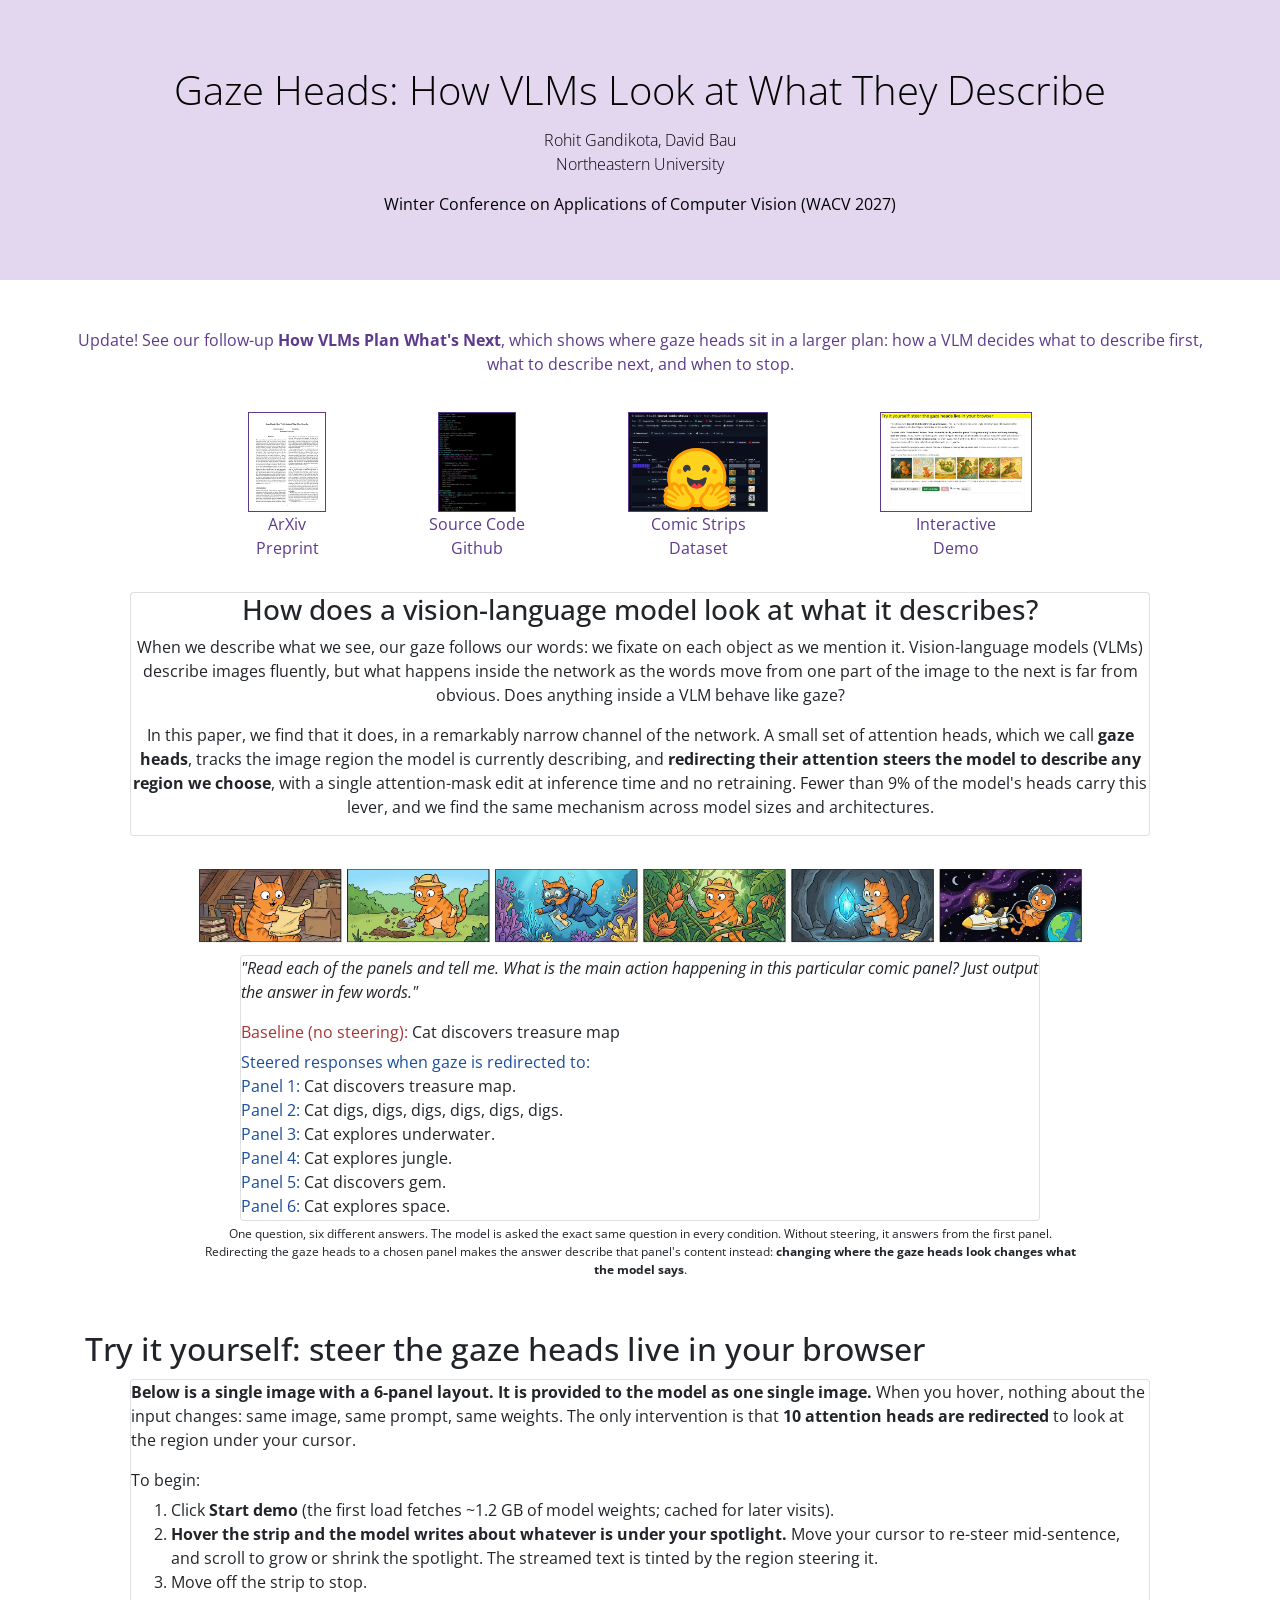
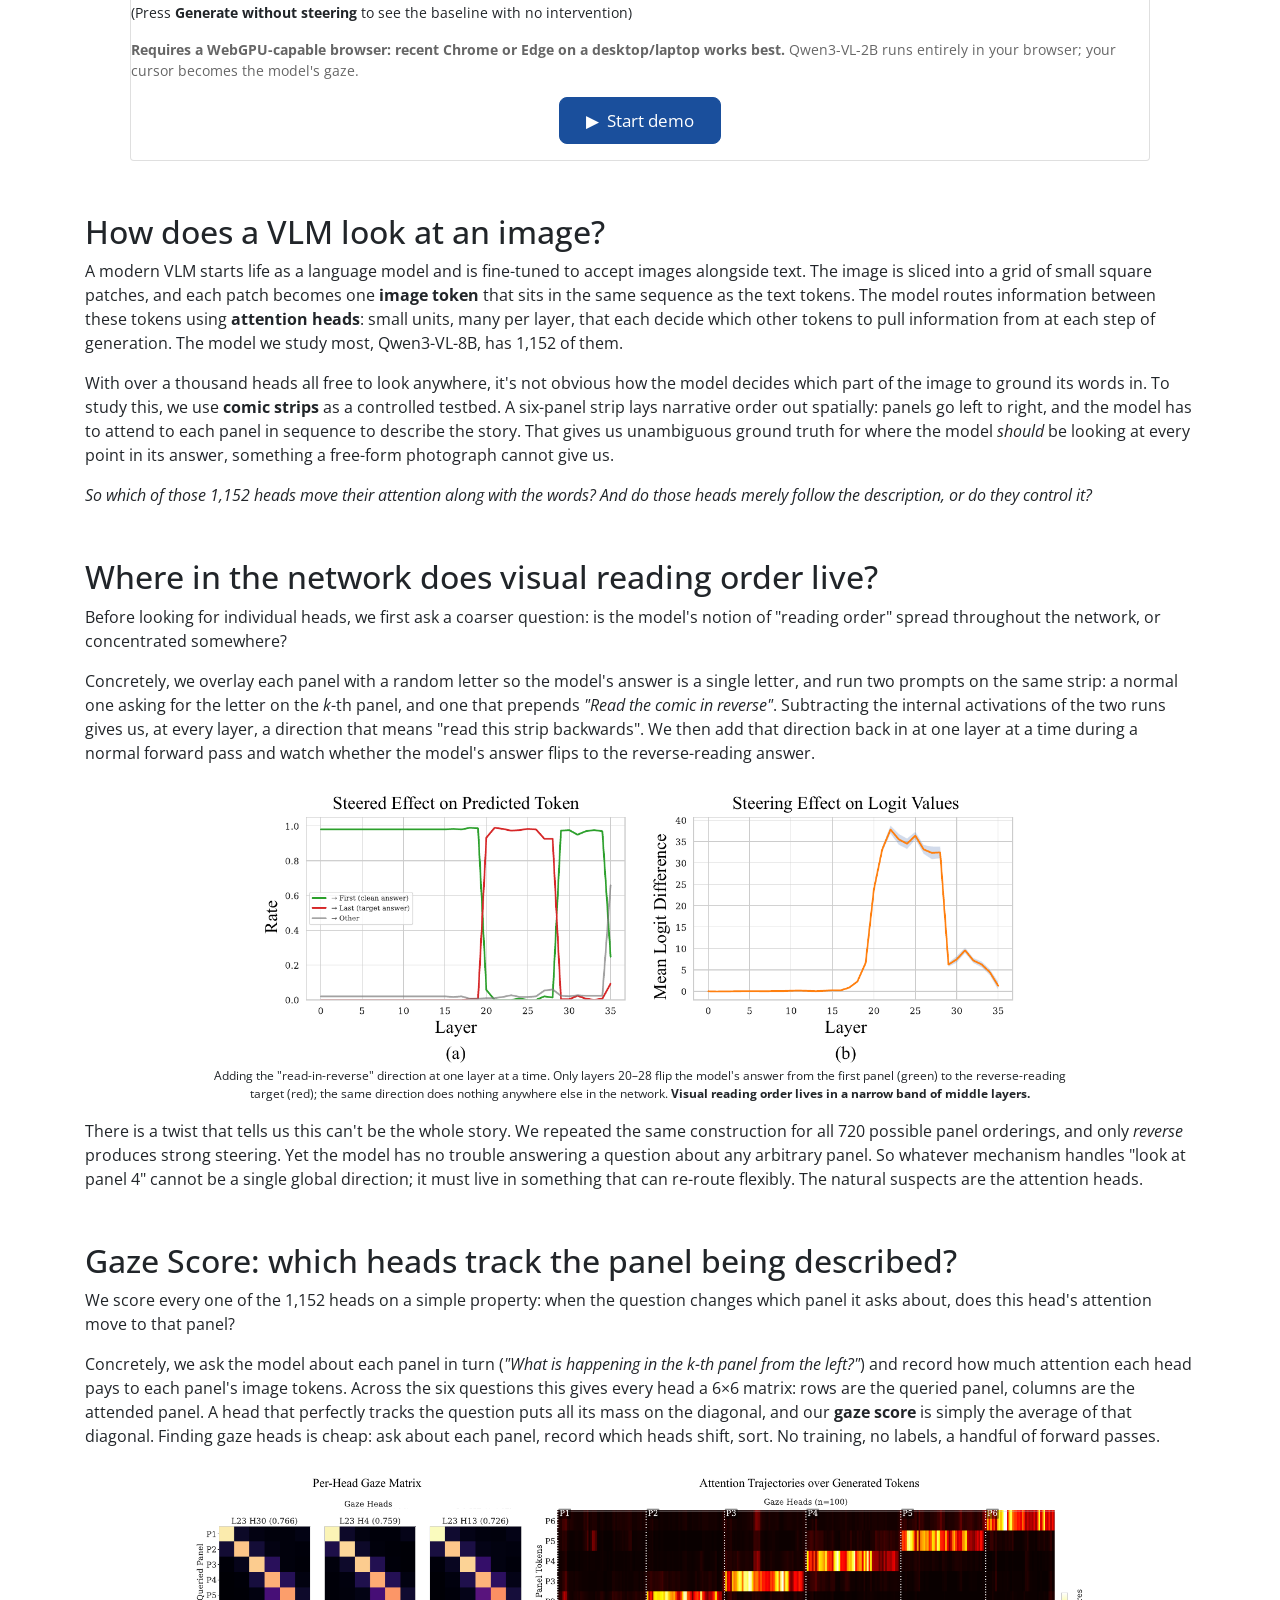
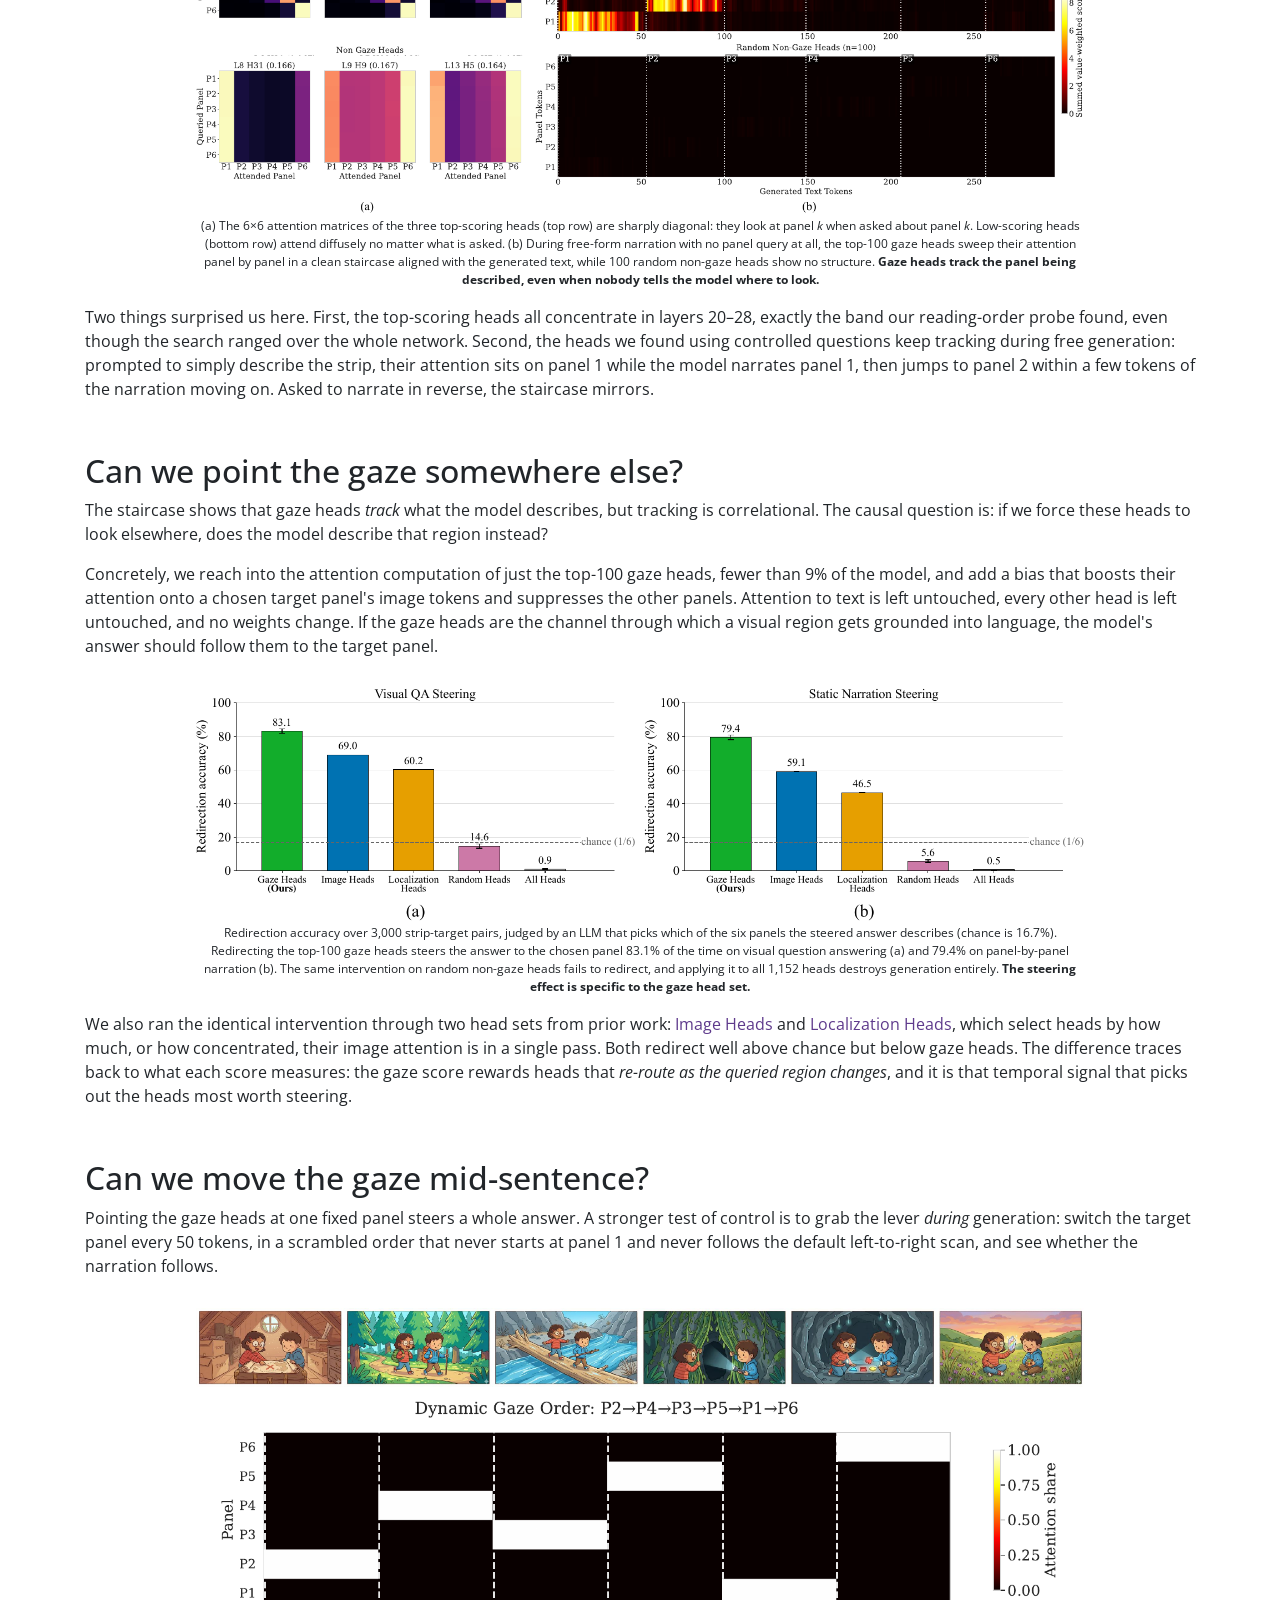
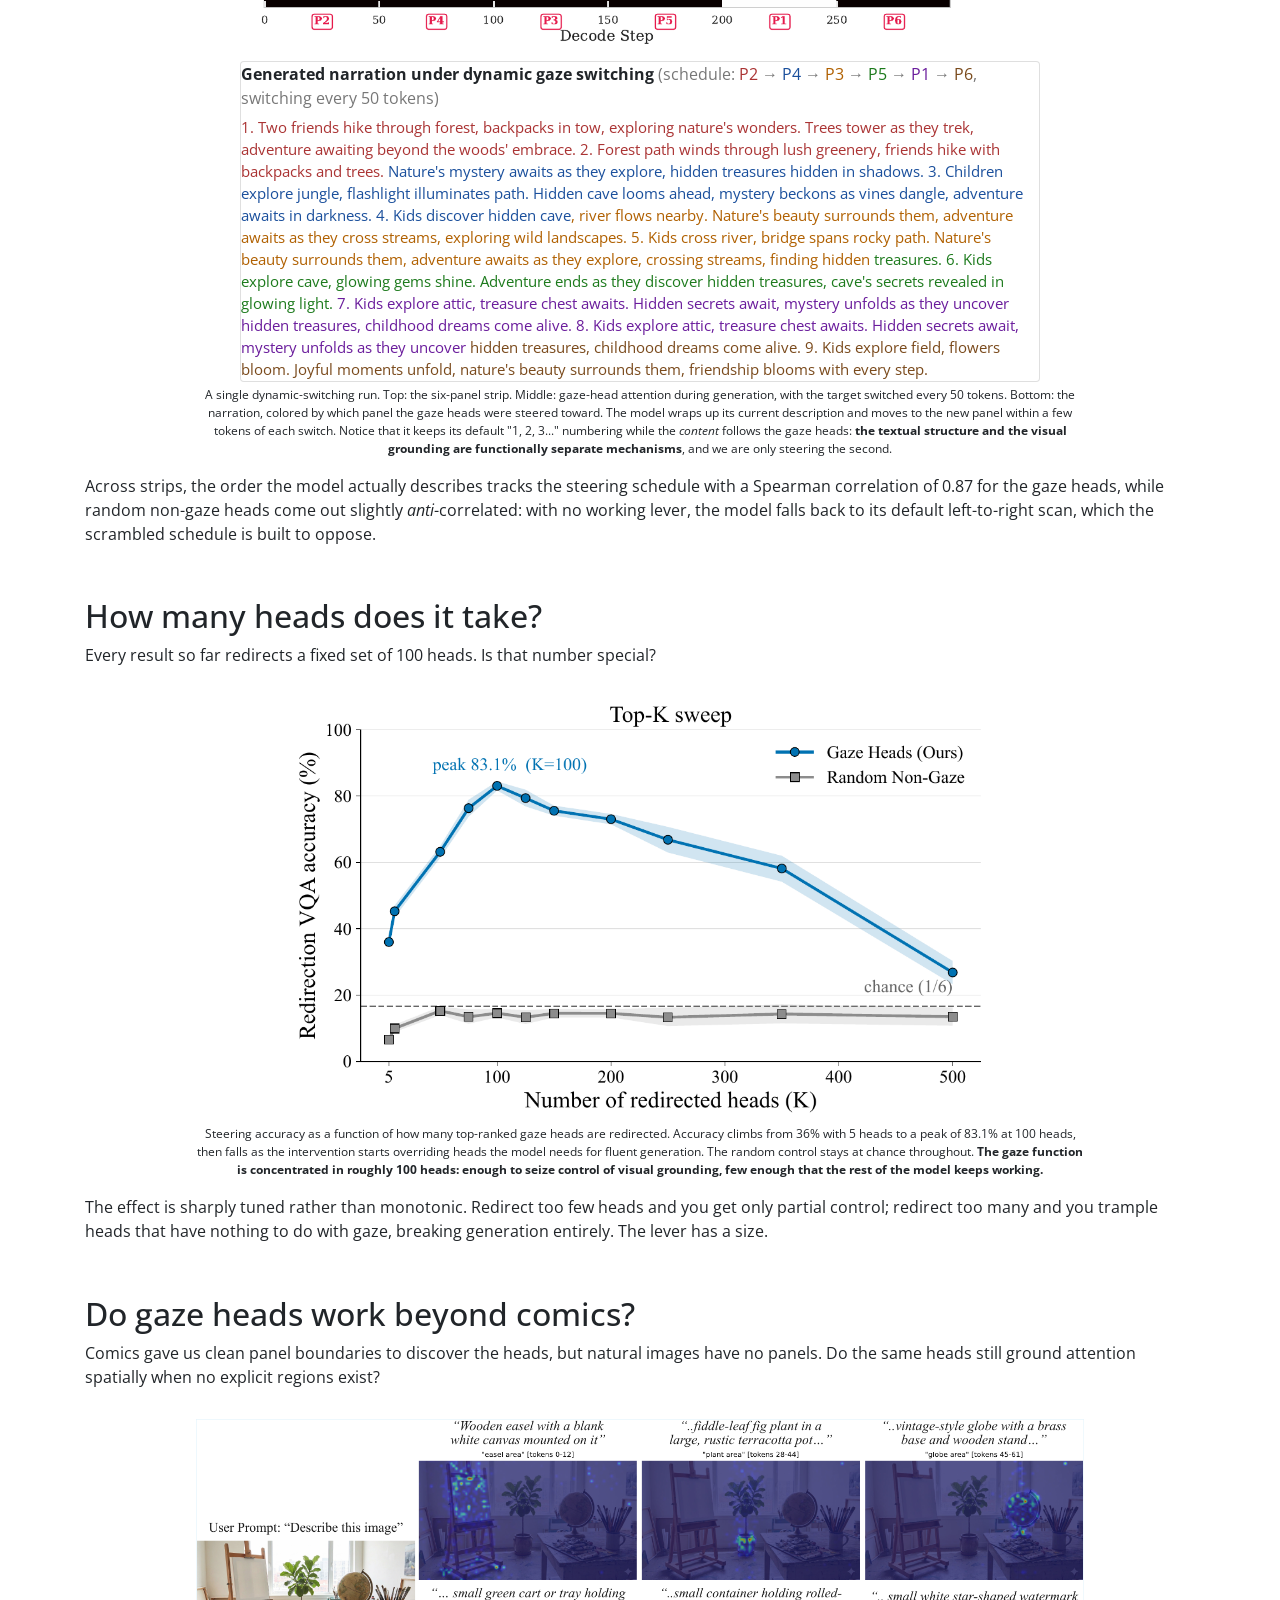
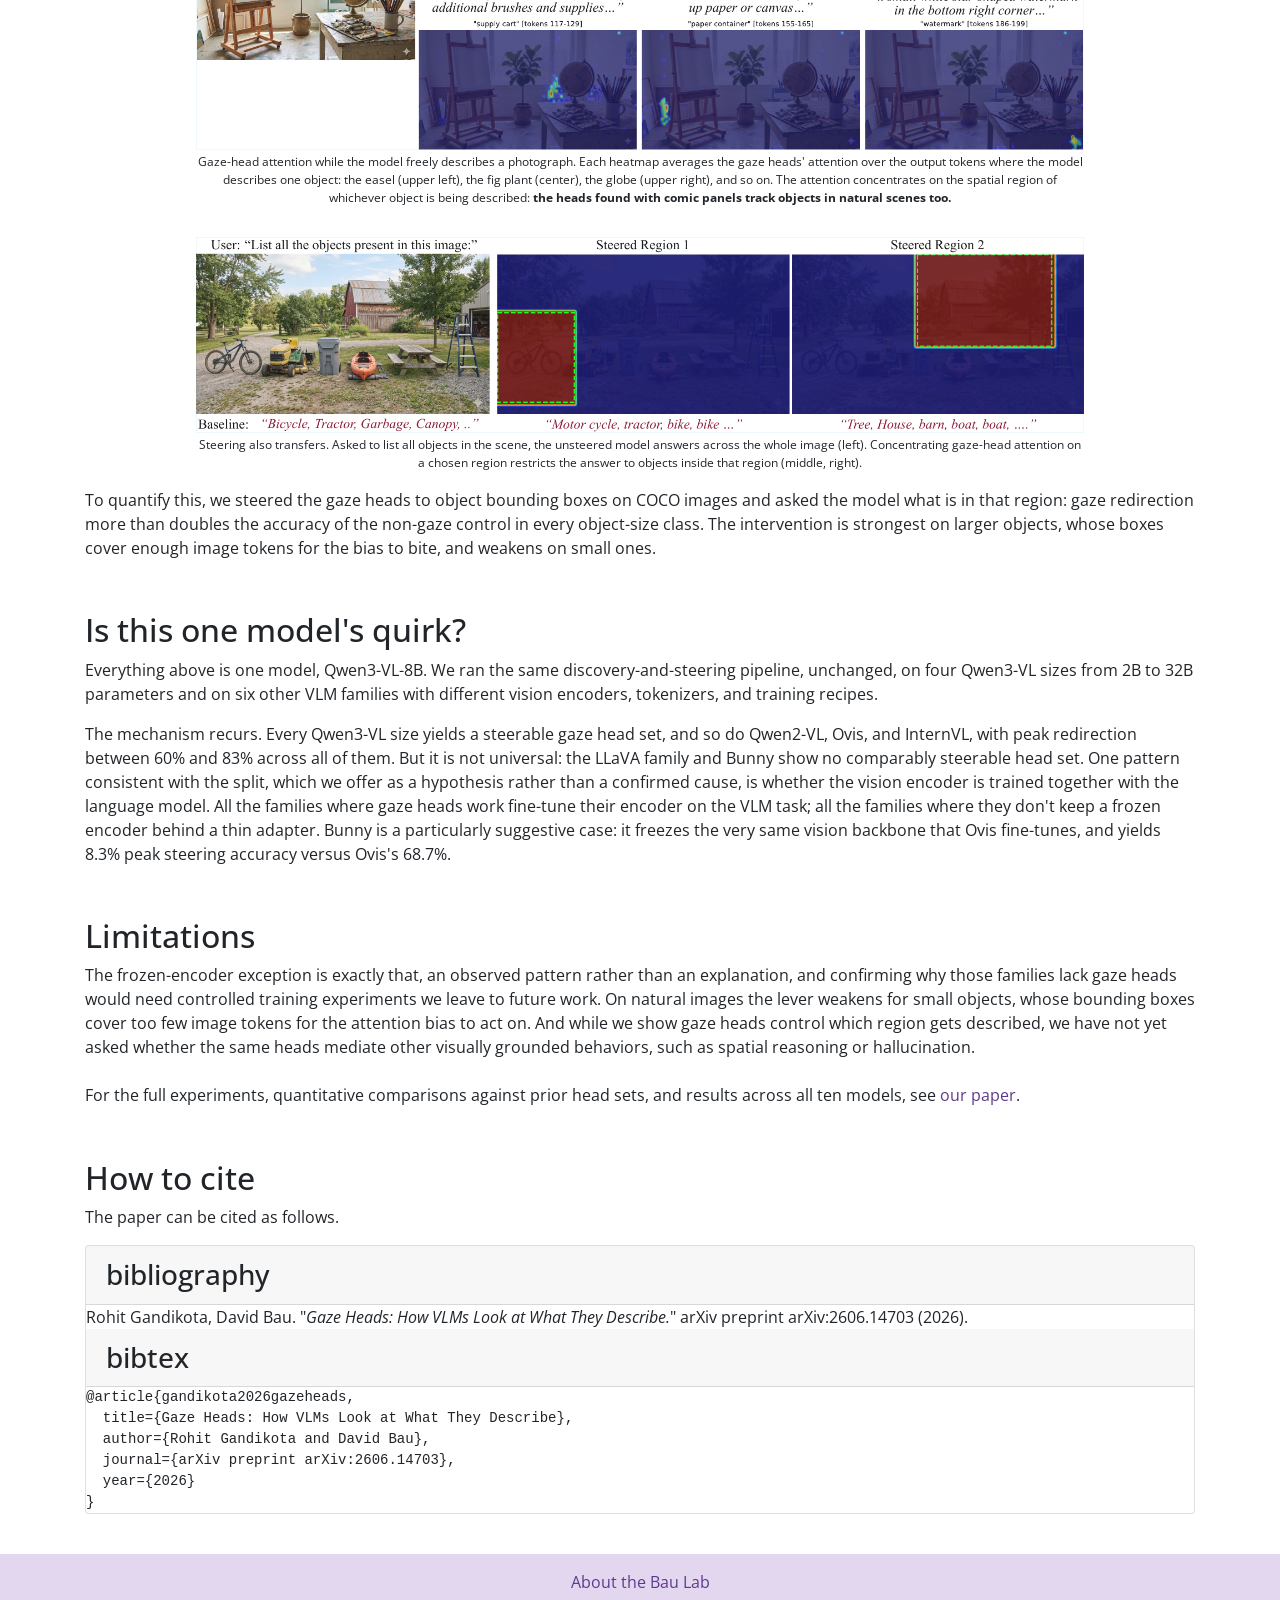
<file: public/index.html>
<!doctype html>
<html lang="en">
<head>
<title>Gaze Heads: How VLMs Look at What They Describe</title>
<meta name="viewport" content="width=device-width,initial-scale=1" />
<meta name="description" content="A small set of attention heads in vision-language models tracks the image region being described, and redirecting them steers what the model says." />
<meta property="og:title" content="Gaze Heads: How VLMs Look at What They Describe" />
<meta property="og:description" content="A small set of attention heads in vision-language models tracks the image region being described, and redirecting them steers what the model says." />
<meta property="og:type" content="website" />
<meta name="twitter:card" content="summary" />
<meta name="twitter:title" content="Gaze Heads: How VLMs Look at What They Describe" />
<meta name="twitter:description" content="A small set of attention heads in vision-language models tracks the image region being described, and redirecting them steers what the model says." />
<link rel="apple-touch-icon" sizes="180x180" href="/images/apple-touch-icon.png">
<link rel="icon" type="image/png" sizes="32x32" href="/images/favicon-32x32.png">
<link rel="icon" type="image/png" sizes="16x16" href="/images/favicon-16x16.png">
<link rel="manifest" href="/site.webmanifest">

<link href="https://maxcdn.bootstrapcdn.com/bootstrap/4.0.0-alpha.6/css/bootstrap.min.css" rel="stylesheet" integrity="sha384-rwoIResjU2yc3z8GV/NPeZWAv56rSmLldC3R/AZzGRnGxQQKnKkoFVhFQhNUwEyJ" crossorigin="anonymous">
<script src="https://code.jquery.com/jquery-3.2.1.min.js" integrity="sha256-hwg4gsxgFZhOsEEamdOYGBf13FyQuiTwlAQgxVSNgt4=" crossorigin="anonymous"></script>
<link rel="preconnect" href="https://fonts.googleapis.com">
<link rel="preconnect" href="https://fonts.gstatic.com" crossorigin>
<link href="https://fonts.googleapis.com/css2?family=Noto+Sans+Math&display=swap" rel="stylesheet">
<link href="https://fonts.googleapis.com/css?family=Open+Sans:300,400,700" rel="stylesheet">
<link href="style.css" rel="stylesheet">

<style>
.relatedthumb {
  float:left; width: 200px; margin: 3px 10px 7px 0;
}
.relatedblock {
  clear: both;
  display: inline-block;
}
.bold-sc {
  font-variant: small-caps;
  font-weight: bold;
}
.cite, .citegroup {
  margin-bottom: 8px;
}
:target {
  background-color: yellow;
}
</style>
<script async src="https://www.googletagmanager.com/gtag/js?id=G-FD12LWN557"></script>
<script>
window.dataLayer = window.dataLayer || [];
function gtag(){dataLayer.push(arguments);}
gtag('js', new Date()); gtag('config', 'G-FD12LWN557');
</script>

</head>
<body class="nd-docs">
<div class="nd-pageheader">
 <div class="container">
 <h1 class="lead">
 Gaze Heads:
 <nobr class="widenobr">How VLMs Look</nobr>
 at
 <nobr class="widenobr">What They Describe</nobr>
 </h1>
<address>
  <nobr><a href="https://rohitgandikota.github.io/" target="_blank"
  >Rohit Gandikota</a>,</nobr>
  <nobr><a href="https://baulab.info/" target="_blank"
  >David Bau</a></nobr>
 <br>
  <nobr><a href="https://khoury.northeastern.edu/" target="_blank"
  >Northeastern University</a></nobr>

</address>
 <center>
  Winter Conference on Applications of Computer Vision
  <a href="https://wacv.thecvf.com/Conferences/2027">(WACV 2027)</a>
</center>
 </div>
</div><!-- end nd-pageheader -->

<div class="container">
<div class="row justify-content-center text-center">

<p class="text-center" style="flex: 0 0 100%; max-width: 100%; margin-bottom: 20px">
<a href="https://plan.baulab.info/"
   >Update!  See our follow-up <b>How VLMs Plan What's Next</b>, which shows where gaze heads sit in a larger plan: how a VLM decides what to describe first, what to describe next, and when to stop.</a>
</p>
<p>
<a href="https://arxiv.org/abs/2606.14703" class="d-inline-block p-3 align-top" target="_blank"><img height="100" width="78" src="images/paper-thumb.png" style="border:1px solid; margin: 0 38px;" alt="ArXiv Preprint thumbnail" data-nothumb=""><br>ArXiv<br>Preprint</a>
<!-- TODO: update GitHub repo link -->
<a href="https://github.com/rohitgandikota/gaze-heads" class="d-inline-block p-3 align-top" target="_blank"><img height="100" width="78" src="images/code-thumb.png" style="border:1px solid; margin: 0 38px;" alt="Github code thumbnail" data-nothumb=""><br>Source Code<br>Github</a>
<a href="https://huggingface.co/datasets/baulab/openai-comic-strips" class="d-inline-block p-3 align-top" target="_blank"><img height="100" width="140" src="images/data-thumb.png" style="border:1px solid; margin: 0 38px;" alt="Dataset thumbnail" data-nothumb=""><br>Comic Strips<br>Dataset</a>
<a href="#demo" class="d-inline-block p-3 align-top"><img height="100" width="152" src="images/demo-thumb.png" style="border:1px solid; margin: 0 38px;" alt="Interactive demo thumbnail" data-nothumb=""><br>Interactive<br>Demo</a>
</p>

<div class="card" style="max-width: 1020px;">
<div class="card-block">
<h3>How does a vision-language model look at what it describes?</h3>
<p>
When we describe what we see, our gaze follows our words: we fixate on each
object as we mention it. Vision-language models (VLMs) describe images fluently,
but what happens inside the network as the words move from one part of the image
to the next is far from obvious. Does anything inside a VLM behave like gaze?
</p>
<p>
In this paper, we find that it does, in a remarkably narrow channel of the network.
A small set of attention heads, which we call <b>gaze heads</b>, tracks the image
region the model is currently describing, and <b>redirecting their attention steers
the model to describe any region we choose</b>, with a single attention-mask edit
at inference time and no retraining. Fewer than 9% of the model's heads carry
this lever, and we find the same mechanism across model sizes and architectures.
</p>
</div><!--card-block-->
</div><!--card-->

</div><!--row-->

<div class="row">
<div class="col">

<figure class="center_image" style="margin-top: 30px">
  <center><img src="images/paper/gaze/vqa_strip.png" style="width:100%; max-width:1000px"></center>
  <div class="card" style="max-width: 800px; margin: 10px auto 4px auto; text-align: left;">
    <div class="card-block">
    <p class="card-text"><i>"Read each of the panels and tell me. What is the main action happening in this particular comic panel? Just output the answer in few words."</i></p>
    <p class="card-text" style="margin-bottom: 6px;"><span style="color:#a33">Baseline (no steering):</span> Cat discovers treasure map</p>
    <p class="card-text" style="margin-bottom: 2px;"><span style="color:#1a4f9c">Steered responses when gaze is redirected to:</span><br>
    <span style="color:#1a4f9c">Panel 1:</span> Cat discovers treasure map.<br>
    <span style="color:#1a4f9c">Panel 2:</span> Cat digs, digs, digs, digs, digs, digs.<br>
    <span style="color:#1a4f9c">Panel 3:</span> Cat explores underwater.<br>
    <span style="color:#1a4f9c">Panel 4:</span> Cat explores jungle.<br>
    <span style="color:#1a4f9c">Panel 5:</span> Cat discovers gem.<br>
    <span style="color:#1a4f9c">Panel 6:</span> Cat explores space.</p>
    </div>
  </div>
  <figcaption>One question, six different answers. The model is asked the exact same
  question in every condition. Without steering, it answers from the first panel.
  Redirecting the gaze heads to a chosen panel makes the answer describe that panel's
  content instead: <b>changing where the gaze heads look changes what the model says</b>.
  </figcaption>
</figure>

  <h2 id="demo">Try it yourself: steer the gaze heads live in your browser</h2>
  <div class="card" style="max-width: 1020px; margin: 10px auto;">
    <div class="card-block" id="gazedemo-body">
      <p><b>Below is a single image with a 6-panel layout. It is provided to
        the model as one single image.</b> When you hover, nothing about the
        input changes: same image, same prompt, same weights. The only
        intervention is that <b>10 attention heads are redirected</b> to look
        at the region under your cursor.</p>
      <p style="margin-bottom: 6px;">To begin:</p>
      <ol style="margin-bottom: 8px;">
        <li>Click <b>Start demo</b> (the first load fetches ~1.2&nbsp;GB of
          model weights; cached for later visits).</li>
        <li><b>Hover the strip and the model writes about whatever is under
          your spotlight.</b> Move your cursor to re-steer mid-sentence, and
          scroll to grow or shrink the spotlight. The streamed text is tinted
          by the region steering it.</li>
        <li>Move off the strip to stop.</li>
      </ol>
      <p style="font-size: 14px;">(Press <b>Generate without steering</b> to
        see the baseline with no intervention)</p>
      <p id="gazedemo-note" style="color:#666; font-size: 14px;"><b>Requires a
      WebGPU-capable browser: recent Chrome or Edge on a desktop/laptop works
      best.</b> Qwen3-VL-2B runs entirely in your browser; your cursor becomes
      the model's gaze.</p>
      <p style="text-align:center;"><button id="gazedemo-start"
        style="padding: 10px 26px; font-size: 17px; border-radius: 8px;
        border: 1px solid #1a4f9c; background: #1a4f9c; color: white;
        cursor: pointer;">&#9654;&nbsp; Start demo</button></p>
    </div>
  </div>
  <script>
  document.getElementById('gazedemo-start').addEventListener('click', async function () {
    var btn = this;
    var note = document.getElementById('gazedemo-note');
    // The requirement note (#gazedemo-note) stays visible at ALL times \u2014
    // browsers can pass the navigator.gpu check and still stall later
    // (observed on Safari), and the note is the user's only hint why.
    var problem = function (msg) {
      var p = document.createElement('p');
      p.style.cssText = 'color:#a33; font-size: 14px;';
      p.innerHTML = msg;
      note.parentNode.insertBefore(p, note.nextSibling);
    };
    if (!navigator.gpu) {
      btn.style.display = 'none';
      problem('<b>This browser does not support WebGPU</b>, so the demo cannot run here.');
      return;
    }
    btn.disabled = true;
    btn.textContent = 'Starting\u2026';
    try {
      // Bump ?v= on demo.js changes so returning visitors never get a stale module.
      var mod = await import('./demo/demo.js?v=30');
      btn.style.display = 'none';
      await mod.start(document.getElementById('gazedemo-body'), { headModes: true });
    } catch (e) {
      btn.disabled = false;
      btn.textContent = '\u25B6  Start demo';
      problem('The demo failed to start: ' + e.message);
      console.error(e);
    }
  });
  </script>

  <h2>How does a VLM look at an image?</h2>
  <p>A modern VLM starts life as a language model and is fine-tuned to accept images
  alongside text. The image is sliced into a grid of small square patches, and each patch
  becomes one <b>image token</b> that sits in the same sequence as the text tokens. The model
  routes information between these tokens using <b>attention heads</b>: small units, many per
  layer, that each decide which other tokens to pull information from at each step of
  generation. The model we study most, Qwen3-VL-8B, has 1,152 of them.</p>
  <p>With over a thousand heads all free to look anywhere, it's not obvious how the model
  decides which part of the image to ground its words in. To study this, we use <b>comic strips</b>
  as a controlled testbed. A six-panel strip lays narrative order out spatially: panels go
  left to right, and the model has to attend to each panel in sequence to describe the story.
  That gives us unambiguous ground truth for where the model <i>should</i> be looking at every
  point in its answer, something a free-form photograph cannot give us.</p>
  <p><i>So which of those 1,152 heads move their attention along with the words? And do
  those heads merely follow the description, or do they control it?</i></p>

  <h2>Where in the network does visual reading order live?</h2>
  <p>Before looking for individual heads, we first ask a coarser question: is the model's
  notion of "reading order" spread throughout the network, or concentrated somewhere?</p>
  <p>Concretely, we overlay each panel with a random letter so the model's answer is a single
  letter, and run two prompts on the same strip: a normal one asking for the letter on the
  <i>k</i>-th panel, and one that prepends <i>"Read the comic in reverse"</i>. Subtracting the
  internal activations of the two runs gives us, at every layer, a direction that means
  "read this strip backwards". We then add that direction back in at one layer at a time
  during a normal forward pass and watch whether the model's answer flips to the
  reverse-reading answer.</p>
  <figure class="center_image" style="margin-top: 30px">
    <center><img src="images/paper/gaze/layer_flip.png" style="width:100%; max-width:750px"></center>
    <figcaption>Adding the "read-in-reverse" direction at one layer at a time. Only layers
    20&ndash;28 flip the model's answer from the first panel (green) to the reverse-reading
    target (red); the same direction does nothing anywhere else in the network. <b>Visual
    reading order lives in a narrow band of middle layers.</b>
    </figcaption>
  </figure>
  <p>There is a twist that tells us this can't be the whole story. We repeated the same
  construction for all 720 possible panel orderings, and only <i>reverse</i> produces strong
  steering. Yet the model has no trouble answering a question about any arbitrary panel.
  So whatever mechanism handles "look at panel 4" cannot be a single global direction;
  it must live in something that can re-route flexibly. The natural suspects are the
  attention heads.</p>

  <h2>Gaze Score: which heads track the panel being described?</h2>
  <p>We score every one of the 1,152 heads on a simple property: when the question changes
  which panel it asks about, does this head's attention move to that panel?</p>
  <p>Concretely, we ask the model about each panel in turn (<i>"What is happening in the
  k-th panel from the left?"</i>) and record how much attention each head pays to each panel's
  image tokens. Across the six questions this gives every head a 6&times;6 matrix: rows are
  the queried panel, columns are the attended panel. A head that perfectly tracks the
  question puts all its mass on the diagonal, and our <b>gaze score</b> is simply the average
  of that diagonal. Finding gaze heads is cheap: ask about each panel, record which heads
  shift, sort. No training, no labels, a handful of forward passes.</p>
  <figure class="center_image" style="margin-top: 30px">
    <center><img src="images/paper/gaze/gaze_scores.png" style="width:100%; max-width:1000px"></center>
    <figcaption>(a)&nbsp;The 6&times;6 attention matrices of the three top-scoring heads (top row)
    are sharply diagonal: they look at panel <i>k</i> when asked about panel <i>k</i>. Low-scoring
    heads (bottom row) attend diffusely no matter what is asked. (b)&nbsp;During
    free-form narration with no panel query at all, the top-100 gaze heads sweep their attention
    panel by panel in a clean staircase aligned with the generated text, while 100 random
    non-gaze heads show no structure. <b>Gaze heads track the panel being described, even when
    nobody tells the model where to look.</b>
    </figcaption>
  </figure>
  <p>Two things surprised us here. First, the top-scoring heads all concentrate in layers
  20&ndash;28, exactly the band our reading-order probe found, even though the search ranged
  over the whole network. Second, the heads we found using controlled questions keep tracking
  during free generation: prompted to simply describe the strip, their attention sits on
  panel 1 while the model narrates panel 1, then jumps to panel 2 within a few tokens of the
  narration moving on. Asked to narrate in reverse, the staircase mirrors.</p>

  <h2>Can we point the gaze somewhere else?</h2>
  <p>The staircase shows that gaze heads <i>track</i> what the model describes, but tracking is
  correlational. The causal question is: if we force these heads to look elsewhere, does the
  model describe that region instead?</p>
  <p>Concretely, we reach into the attention computation of just the top-100 gaze heads,
  fewer than 9% of the model, and add a bias that boosts their attention onto a chosen
  target panel's image tokens and suppresses the other panels. Attention to text is left
  untouched, every other head is left untouched, and no weights change. If the gaze heads
  are the channel through which a visual region gets grounded into language, the model's
  answer should follow them to the target panel.</p>
  <figure class="center_image" style="margin-top: 30px">
    <center><img src="images/paper/gaze/redirection_bars.png" style="width:100%; max-width:900px"></center>
    <figcaption>Redirection accuracy over 3,000 strip-target pairs, judged by an LLM that picks
    which of the six panels the steered answer describes (chance is 16.7%). Redirecting the
    top-100 gaze heads steers the answer to the chosen panel 83.1% of the time on visual
    question answering (a) and 79.4% on panel-by-panel narration (b). The same intervention on
    random non-gaze heads fails to redirect, and applying it to all 1,152 heads destroys
    generation entirely. <b>The steering effect is specific to the gaze head set.</b>
    </figcaption>
  </figure>
  <p>We also ran the identical intervention through two head sets from prior work:
  <a href="https://arxiv.org/abs/2510.02790">Image Heads</a> and
  <a href="https://arxiv.org/abs/2503.06287">Localization Heads</a>, which select heads by how
  much, or how concentrated, their image attention is in a single pass. Both redirect well
  above chance but below gaze heads. The difference traces back to what each score measures:
  the gaze score rewards heads that <i>re-route as the queried region changes</i>, and it is that
  temporal signal that picks out the heads most worth steering.</p>

  <h2>Can we move the gaze mid-sentence?</h2>
  <p>Pointing the gaze heads at one fixed panel steers a whole answer. A stronger test of
  control is to grab the lever <i>during</i> generation: switch the target panel every 50 tokens,
  in a scrambled order that never starts at panel 1 and never follows the default
  left-to-right scan, and see whether the narration follows.</p>
  <figure class="center_image" style="margin-top: 30px">
    <center><img src="images/paper/gaze/dynamic_strip.png" style="width:100%; max-width:1000px"></center>
    <center><img src="images/paper/gaze/dynamic_trajectory.png" style="width:100%; max-width:850px; margin-top:8px"></center>
    <div class="card" style="max-width: 800px; margin: 10px auto 4px auto; text-align: left;">
      <div class="card-block">
      <p class="card-text" style="margin-bottom:6px"><b>Generated narration under dynamic gaze switching</b>
      <span style="color:#777">(schedule: <span style="color:#a33">P2</span> &rarr;
      <span style="color:#1a4f9c">P4</span> &rarr; <span style="color:#b06000">P3</span> &rarr;
      <span style="color:#1c7a1c">P5</span> &rarr; <span style="color:#6a1c9c">P1</span> &rarr;
      <span style="color:#7a4a1c">P6</span>, switching every 50 tokens)</span></p>
      <p class="card-text" style="font-size:0.92em; margin-bottom:0">
      <span style="color:#a33">1. Two friends hike through forest, backpacks in tow, exploring nature's wonders. Trees tower as they trek, adventure awaiting beyond the woods' embrace. 2. Forest path winds through lush greenery, friends hike with backpacks and trees.</span>
      <span style="color:#1a4f9c">Nature's mystery awaits as they explore, hidden treasures hidden in shadows. 3. Children explore jungle, flashlight illuminates path. Hidden cave looms ahead, mystery beckons as vines dangle, adventure awaits in darkness. 4. Kids discover hidden cave</span><span style="color:#b06000">, river flows nearby. Nature's beauty surrounds them, adventure awaits as they cross streams, exploring wild landscapes. 5. Kids cross river, bridge spans rocky path. Nature's beauty surrounds them, adventure awaits as they explore, crossing streams, finding hidden</span>
      <span style="color:#1c7a1c">treasures. 6. Kids explore cave, glowing gems shine. Adventure ends as they discover hidden treasures, cave's secrets revealed in glowing light.</span>
      <span style="color:#6a1c9c">7. Kids explore attic, treasure chest awaits. Hidden secrets await, mystery unfolds as they uncover hidden treasures, childhood dreams come alive. 8. Kids explore attic, treasure chest awaits. Hidden secrets await, mystery unfolds as they uncover</span>
      <span style="color:#7a4a1c">hidden treasures, childhood dreams come alive. 9. Kids explore field, flowers bloom. Joyful moments unfold, nature's beauty surrounds them, friendship blooms with every step.</span>
      </p>
      </div>
    </div>
    <figcaption>A single dynamic-switching run. Top: the six-panel strip. Middle: gaze-head
    attention during generation, with the target switched every 50 tokens. Bottom: the
    narration, colored by which panel the gaze heads were steered toward. The model wraps up
    its current description and moves to the new panel within a few tokens of each switch.
    Notice that it keeps its default "1, 2, 3..." numbering while the <i>content</i> follows the
    gaze heads: <b>the textual structure and the visual grounding are functionally separate
    mechanisms</b>, and we are only steering the second.
    </figcaption>
  </figure>
  <p>Across strips, the order the model actually describes tracks the steering schedule with
  a Spearman correlation of 0.87 for the gaze heads, while random non-gaze heads come out
  slightly <i>anti</i>-correlated: with no working lever, the model falls back to its default
  left-to-right scan, which the scrambled schedule is built to oppose.</p>

  <h2>How many heads does it take?</h2>
  <p>Every result so far redirects a fixed set of 100 heads. Is that number special?</p>
  <figure class="center_image" style="margin-top: 30px">
    <center><img src="images/paper/gaze/topk_sweep.png" style="width:100%; max-width:700px"></center>
    <figcaption>Steering accuracy as a function of how many top-ranked gaze heads are
    redirected. Accuracy climbs from 36% with 5 heads to a peak of 83.1% at 100 heads, then
    falls as the intervention starts overriding heads the model needs for fluent generation.
    The random control stays at chance throughout. <b>The gaze function is concentrated in
    roughly 100 heads: enough to seize control of visual grounding, few enough that the rest
    of the model keeps working.</b>
    </figcaption>
  </figure>
  <p>The effect is sharply tuned rather than monotonic. Redirect too few heads and you get
  only partial control; redirect too many and you trample heads that have nothing to do with
  gaze, breaking generation entirely. The lever has a size.</p>

  <h2>Do gaze heads work beyond comics?</h2>
  <p>Comics gave us clean panel boundaries to discover the heads, but natural images have no
  panels. Do the same heads still ground attention spatially when no explicit regions exist?</p>
  <figure class="center_image" style="margin-top: 30px">
    <center><img src="images/paper/gaze/natural_gaze.png" style="width:100%; max-width:1000px"></center>
    <figcaption>Gaze-head attention while the model freely describes a photograph. Each heatmap
    averages the gaze heads' attention over the output tokens where the model describes one
    object: the easel (upper left), the fig plant (center), the globe (upper right), and so on.
    The attention concentrates on the spatial region of whichever object is being described:
    <b>the heads found with comic panels track objects in natural scenes too.</b>
    </figcaption>
  </figure>
  <figure class="center_image" style="margin-top: 30px">
    <center><img src="images/paper/gaze/natural_steer.png" style="width:100%; max-width:1000px"></center>
    <figcaption>Steering also transfers. Asked to list all objects in the scene, the unsteered
    model answers across the whole image (left). Concentrating gaze-head attention on a chosen
    region restricts the answer to objects inside that region (middle, right).
    </figcaption>
  </figure>
  <p>To quantify this, we steered the gaze heads to object bounding boxes on COCO images and
  asked the model what is in that region: gaze redirection more than doubles the accuracy of
  the non-gaze control in every object-size class. The intervention is strongest on larger
  objects, whose boxes cover enough image tokens for the bias to bite, and weakens on small
  ones.</p>

  <h2>Is this one model's quirk?</h2>
  <p>Everything above is one model, Qwen3-VL-8B. We ran the same discovery-and-steering
  pipeline, unchanged, on four Qwen3-VL sizes from 2B to 32B parameters and on six other VLM
  families with different vision encoders, tokenizers, and training recipes.</p>
  <p>The mechanism recurs. Every Qwen3-VL size yields a steerable gaze head set, and so do
  Qwen2-VL, Ovis, and InternVL, with peak redirection between 60% and 83% across all of them.
  But it is not universal: the LLaVA family and Bunny show no comparably steerable head set.
  One pattern consistent with the split, which we offer as a hypothesis rather than a
  confirmed cause, is whether the vision encoder is trained together with the language model.
  All the families where gaze heads work fine-tune their encoder on the VLM task; all the
  families where they don't keep a frozen encoder behind a thin adapter. Bunny is a
  particularly suggestive case: it freezes the very same vision backbone that Ovis fine-tunes,
  and yields 8.3% peak steering accuracy versus Ovis's 68.7%.</p>

  <h2>Limitations</h2>
  <p>The frozen-encoder exception is exactly that, an observed pattern rather than an explanation,
  and confirming why those families lack gaze heads would need controlled training experiments
  we leave to future work. On natural images the lever weakens for small objects, whose
  bounding boxes cover too few image tokens for the attention bias to act on. And while we
  show gaze heads control which region gets described, we have not yet asked whether the same
  heads mediate other visually grounded behaviors, such as spatial reasoning or hallucination.</p>

  <p style="margin-top: 24px">For the full experiments, quantitative comparisons against prior
  head sets, and results across all ten models, see
  <a href="https://arxiv.org/abs/2606.14703">our paper</a>.</p>

<h2>How to cite</h2>

<p>The paper can be cited as follows.
</p>

<div class="card">
<h3 class="card-header">bibliography</h3>
<div class="card-block">
<p style="text-indent: -3em; margin-left: 3em;" class="card-text clickselect">
Rohit Gandikota, David Bau. "<em>Gaze Heads: How VLMs Look at What They Describe.</em>"
arXiv preprint arXiv:2606.14703 (2026).
</p>
</div>
<h3 class="card-header">bibtex</h3>
<div class="card-block">
<pre class="card-text clickselect">
@article{gandikota2026gazeheads,
  title={Gaze Heads: How VLMs Look at What They Describe},
  author={Rohit Gandikota and David Bau},
  journal={arXiv preprint arXiv:2606.14703},
  year={2026}
}
</pre>
</div>
</div>
</p>

</div>
</div><!--row -->
</div> <!-- container -->

<footer class="nd-pagefooter">
  <div class="row">
    <div class="col-6 col-md text-center">
      <a href="https://baulab.info/">About the Bau Lab</a>
    </div>
  </div>
</footer>

</body>
<script>
$(document).on('click', '.clickselect', function(ev) {
  var range = document.createRange();
  range.selectNodeContents(this);
  var sel = window.getSelection();
  sel.removeAllRanges();
  sel.addRange(range);
});
</script>
</html>
</file>
<file: public/style.css>
body, td, th {
  font-family: 'Open Sans', sans-serif;
}
h2 {
  margin-top: 3ex;
}
/* Soft lilac: Gaze Heads */
.color-primary-0 { color: #5E3A8C }

a {
  color: #5E3A8C;
}
.color-primary-1 { color: #199099 }
.color-primary-2 { color: #969518 }
.color-primary-3 { color: #1AA16A }
.color-primary-4 { color: #56A11A }

.nd-pageheader {
  padding: 2rem 15px;
  margin-bottom: 1.5rem;
  color: #000000;
  text-align: center;
  background-color: #E3D7F0;
}

.nd-pageheader a, .nd-pageheader a.likelink {
  color: #000000;
}

.nd-pagefooter {
  margin-top: 1.5rem;
  padding: 1rem;
  color: #000000;
  text-align: center;
  background-color: #E3D7F0;
}

.nd-pagefooter a {
  color: #5E3A8C;
}

.nd-pageheader .container {
  position: relative
}

.nd-pageheader address {
  font-weight: 300;
}

.nd-pageheader p, .nd-pageheader h1 {
  margin-bottom: 0.75rem;
  font-size: 2.25rem;
  font-weight: 300;
  line-height: 1.3;
}

.citation {
  margin-top: 15px;
  clear: both;
}
.citation:after {
  content: '';
  display: table;
  clear: both;
}
.citation img {
  float: left;
  margin: 0 10px 10px 0;
  width: 250px;
}

.newsmedia {
  margin-top: 15px;
  clear: both;
}
.newsmedia:after {
  content: '';
  display: table;
  clear: both;
}
.newsmedia img {
  float: left;
  margin: 20px 20px 10px 0;
  width: 140px;
  border: none;
}


figcaption {
  display: block;
  text-align: center;
  font-size: 12px;
  margin-top: 3px;
}

.highlight {
  padding: 1.5rem;
  margin-right: 0;
  margin-left: 0;
  background: gainsboro;
}

.bigfig {
  max-width: 90%;
  width: 700px;
}
.smallfig {
  text-align: center;
  width: 90%;
}
.medfig {
  text-align: center;
  width: 90%;
}

.modal .big-modal {
  width:auto;
  max-width:90%;
  max-height:80%;
}

.img-wrapper {
  text-align: center;
}

.big-modal img {
  max-height: 60vh;
}

.img-scroller {
  overflow-x: scroll;
}

.img-scroller .img-fluid {
  max-width: initial;
}

@media (min-width: 576px) {
  .nd-pageheader {
    padding-top:4rem;
    padding-bottom: 4rem;
    margin-bottom: 3rem;
  }
}

@media (min-width: 768px) {
  .smallfig {
    width: 65%;
  }
  .medfig {
    width: 75%;
  }
  .nd-pageheader p, .nd-pageheader h1 {
    font-size: 2.5rem
  }
  .twocol-md {
     column-count: 2;
  }
}

@media (min-width: 992px) {
  .smallfig {
    width: 40%;
  }
  .medfig {
    width: 50%;
  }
  #fig-arch-compare {
    width: 49%;
  }
}

.best { font: 12.5px Helvetica; }
.best { border-collapse: collapse; border-spacing: 0; }
.best td { position: relative; }
.best td img { margin-top: 15px; }
.best td .unit { font-size: 10px; position: absolute; top: 0; left: 3px; white-space: nowrap; width: 100%; text-overflow: clip; overflow: hidden; }
.best td .score { display: none; position: absolute; top: 0; right: 3px; white-sapce: nowrap; }
.best td:nth-child(1) {
  min-width: 28px;
  border-right: 3px solid transparent;
}
.best td .netname {
	transform: translateX(-50%) translateY(-50%) rotate(-90deg);
	position: absolute;
	left: 50%;
	top: 50%;
	text-align: center;
	font: 12px helvetica;
	white-space: nowrap;
	padding: 4px;
}
.best th, .best td {
  padding-left: 3px;
}
.best img {
  width: 100%;
}
.best .concept {
	color: black;
	font: 14px helvetica;
  padding-bottom: 2px;
  text-transform: capitalize;
  text-align: left;
  margin-right: 1px;
}

nobr.widenobr {
  white-space: normal;
}

@media (min-width: 576px) {
  .best td .unit { font-size: inherit; }
  .best td .netname { font-size: 14px; }
  .best .concept { font-size: 20px; }
   br.widenobr { white-space: nowrap; }
}

@media (min-width: 768px) {
  .best td .netname { font-size: 17px; }
}

@media (min-width: 1200px) {
  .best td .score { display: block; }
}

.modal {
  text-align: center;
  padding: 0!important;
}

.modal:before {
  content: '';
  display: inline-block;
  height: 80%;
  vertical-align: middle;
  margin-right: -4px;
}

.modal-dialog {
  display: inline-block;
  text-align: left;
  vertical-align: middle;
}

.center_image {
  display: block;
  margin-left: auto;
  margin-right: auto;
  width: 80%;
}
/* Trick for moving the media-control-panel down on chrome */
/*
video::-webkit-media-controls-panel {
 margin-top: 30px;
}
video[controls] {
 margin-bottom: 30px;
}
*/
</file>
